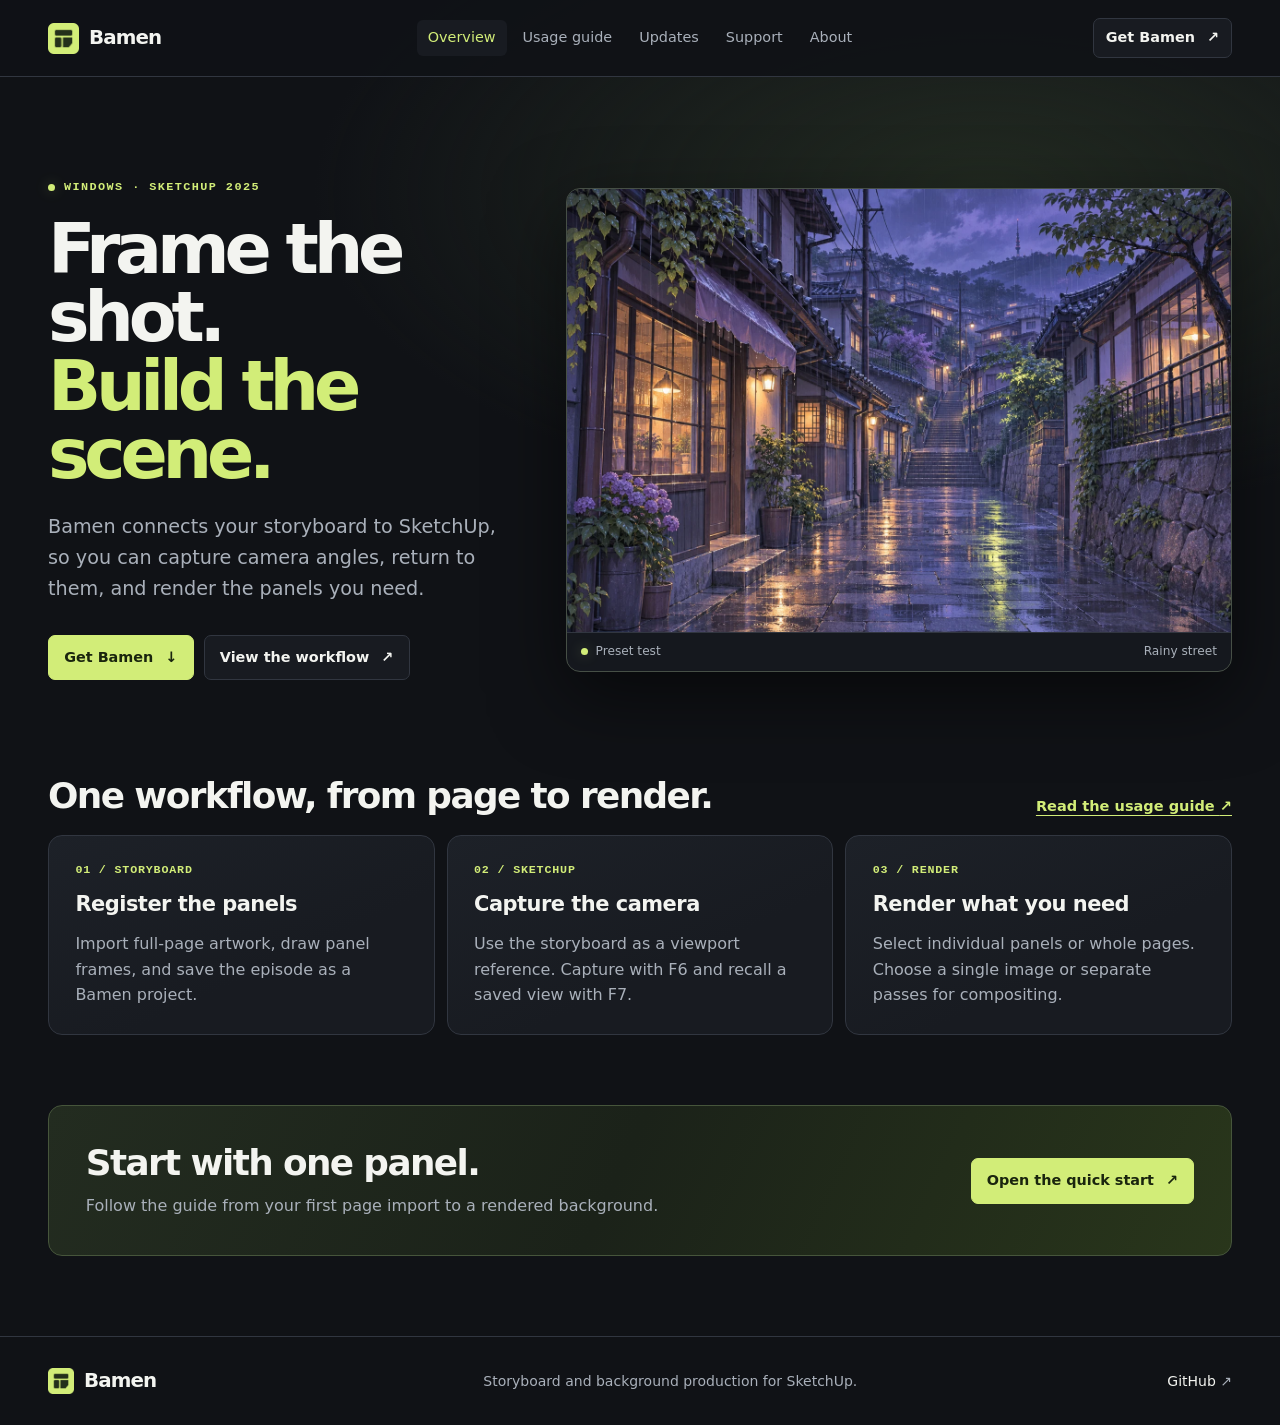
<file: docs/index.html>
<!doctype html>
<html lang="en">
<head>
  <meta charset="utf-8">
  <meta name="viewport" content="width=device-width, initial-scale=1">
  <meta name="color-scheme" content="dark">
  <meta name="description" content="Storyboard and SketchUp in one background workflow.">
  <title>Bamen — Storyboard to background</title>
  <link rel="icon" href="assets/bamen.ico">
  <link rel="stylesheet" href="assets/site.css">
</head>
<body>
  <a class="skip" href="#main">Skip to content</a>
  <header class="site-header">
    <div class="wrap header-inner">
      <a class="brand" href="index.html"><img src="assets/bamen.ico" alt="" width="31" height="31">Bamen</a>
      <nav aria-label="Main navigation"><a href="index.html" aria-current="page">Overview</a><a href="guide.html">Usage guide</a><a href="updates.html">Updates</a><a href="support.html">Support</a><a href="about.html">About</a></nav>
      <a class="button small header-action" href="guide.html#install">Get Bamen <span aria-hidden="true">↗</span></a>
    </div>
  </header>
  <main id="main"><section class="wrap hero" aria-labelledby="hero-title">
  <div class="hero-copy">
    <p class="eyebrow"><i></i> Windows · SketchUp 2025</p>
    <h1 id="hero-title">Frame the shot.<br><em>Build the scene.</em></h1>
    <p class="lede">Bamen connects your storyboard to SketchUp, so you can capture camera angles, return to them, and render the panels you need.</p>
    <div class="actions">
      <a class="button primary" href="guide.html#install">Get Bamen <span aria-hidden="true">↓</span></a>
      <a class="button" href="guide.html">View the workflow <span aria-hidden="true">↗</span></a>
    </div>
  </div>
  <figure class="hero-demo">
    <img class="scene" src="assets/preset-rainy-street.webp" alt="A rain-soaked hillside street with warm storefront lights at dusk" width="1536" height="1024" fetchpriority="high">
    <figcaption><span><i></i> Preset test</span><span>Rainy street</span></figcaption>
  </figure>
</section>
<section class="wrap flow" aria-labelledby="flow-title">
  <div class="section-heading">
    <h2 id="flow-title">One workflow, from page to render.</h2>
    <a class="text-link" href="guide.html">Read the usage guide <span aria-hidden="true">↗</span></a>
  </div>
  <div class="card-grid">
    <article class="card"><span class="step">01 / STORYBOARD</span><h3>Register the panels</h3><p>Import full-page artwork, draw panel frames, and save the episode as a Bamen project.</p></article>
    <article class="card"><span class="step">02 / SKETCHUP</span><h3>Capture the camera</h3><p>Use the storyboard as a viewport reference. Capture with F6 and recall a saved view with F7.</p></article>
    <article class="card"><span class="step">03 / RENDER</span><h3>Render what you need</h3><p>Select individual panels or whole pages. Choose a single image or separate passes for compositing.</p></article>
  </div>
</section>
<section class="wrap start-panel">
  <div><h2>Start with one panel.</h2><p>Follow the guide from your first page import to a rendered background.</p></div>
  <a class="button primary" href="guide.html#first-panel">Open the quick start <span aria-hidden="true">↗</span></a>
</section>
</main>
  <footer class="site-footer">
    <div class="wrap footer-inner">
      <a class="brand" href="index.html"><img src="assets/bamen.ico" alt="" width="26" height="26">Bamen</a>
      <span>Storyboard and background production for SketchUp.</span>
      <a href="https://github.com/etaivan96/bamen">GitHub <span aria-hidden="true">↗</span></a>
    </div>
  </footer>
</body>
</html>
</file>
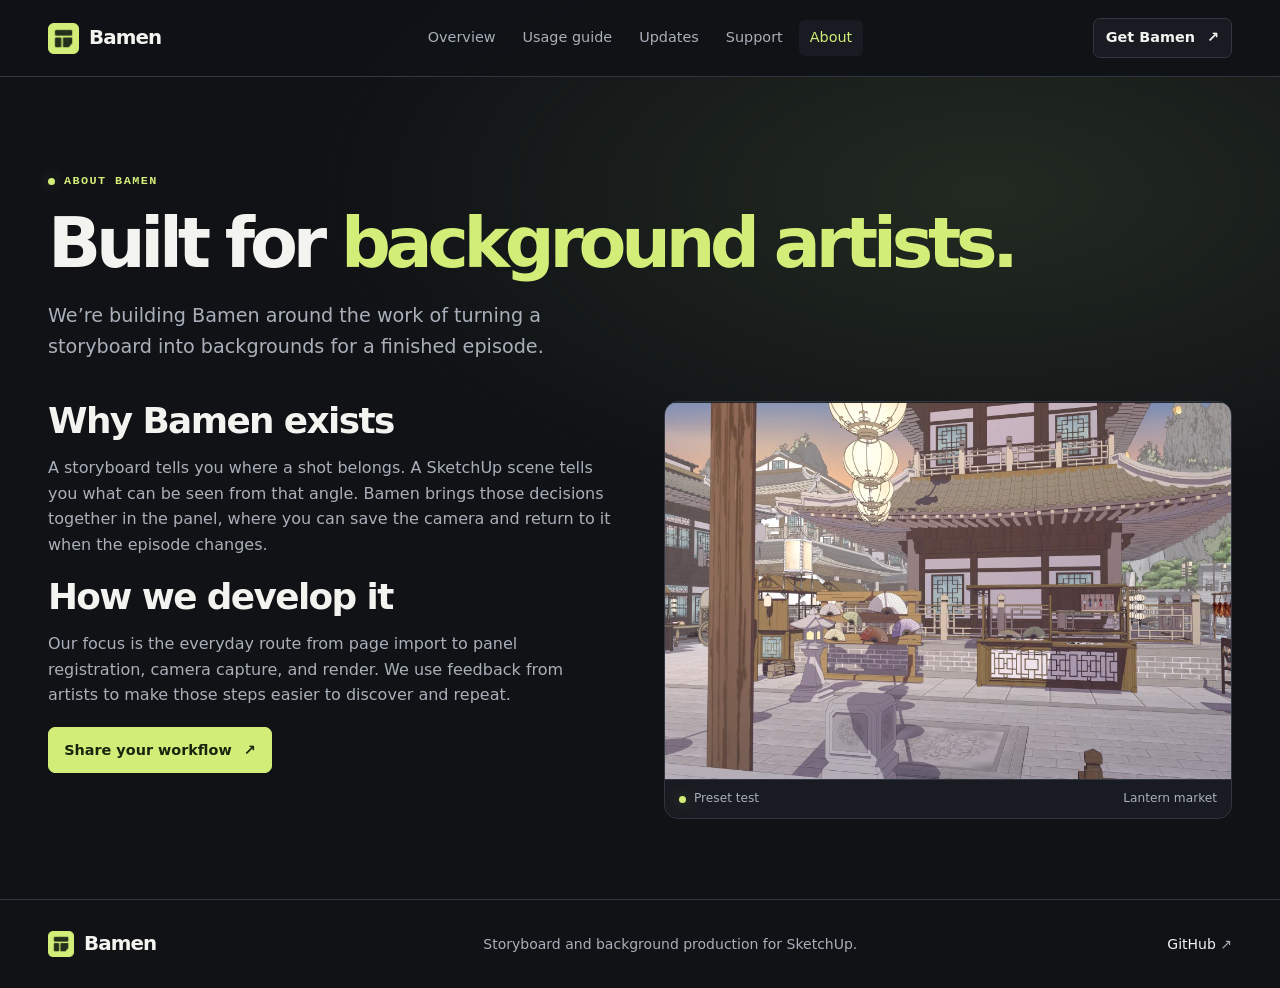
<file: docs/about.html>
<!doctype html>
<html lang="en">
<head>
  <meta charset="utf-8">
  <meta name="viewport" content="width=device-width, initial-scale=1">
  <meta name="color-scheme" content="dark">
  <meta name="description" content="Why Bamen is being built for storyboard and background artists.">
  <title>About — Bamen</title>
  <link rel="icon" href="assets/bamen.ico">
  <link rel="stylesheet" href="assets/site.css">
</head>
<body>
  <a class="skip" href="#main">Skip to content</a>
  <header class="site-header">
    <div class="wrap header-inner">
      <a class="brand" href="index.html"><img src="assets/bamen.ico" alt="" width="31" height="31">Bamen</a>
      <nav aria-label="Main navigation"><a href="index.html">Overview</a><a href="guide.html">Usage guide</a><a href="updates.html">Updates</a><a href="support.html">Support</a><a href="about.html" aria-current="page">About</a></nav>
      <a class="button small header-action" href="guide.html#install">Get Bamen <span aria-hidden="true">↗</span></a>
    </div>
  </header>
  <main id="main"><section class="wrap page-intro">
  <p class="eyebrow"><i></i> About Bamen</p>
  <h1>Built for <em>background artists.</em></h1>
  <p class="lede">We’re building Bamen around the work of turning a storyboard into backgrounds for a finished episode.</p>
</section>
<div class="wrap about-layout">
  <article class="prose">
    <h2>Why Bamen exists</h2>
    <p>A storyboard tells you where a shot belongs. A SketchUp scene tells you what can be seen from that angle. Bamen brings those decisions together in the panel, where you can save the camera and return to it when the episode changes.</p>
    <h2>How we develop it</h2>
    <p>Our focus is the everyday route from page import to panel registration, camera capture, and render. We use feedback from artists to make those steps easier to discover and repeat.</p>
    <a class="button primary" href="support.html">Share your workflow <span aria-hidden="true">↗</span></a>
  </article>
  <figure class="about-image"><img src="assets/preset-lantern-market.webp" alt="Hanging lanterns and market stalls in a courtyard at dusk" width="981" height="657" loading="lazy"><figcaption><span><i></i> Preset test</span><span>Lantern market</span></figcaption></figure>
</div>
</main>
  <footer class="site-footer">
    <div class="wrap footer-inner">
      <a class="brand" href="index.html"><img src="assets/bamen.ico" alt="" width="26" height="26">Bamen</a>
      <span>Storyboard and background production for SketchUp.</span>
      <a href="https://github.com/etaivan96/bamen">GitHub <span aria-hidden="true">↗</span></a>
    </div>
  </footer>
</body>
</html>
</file>
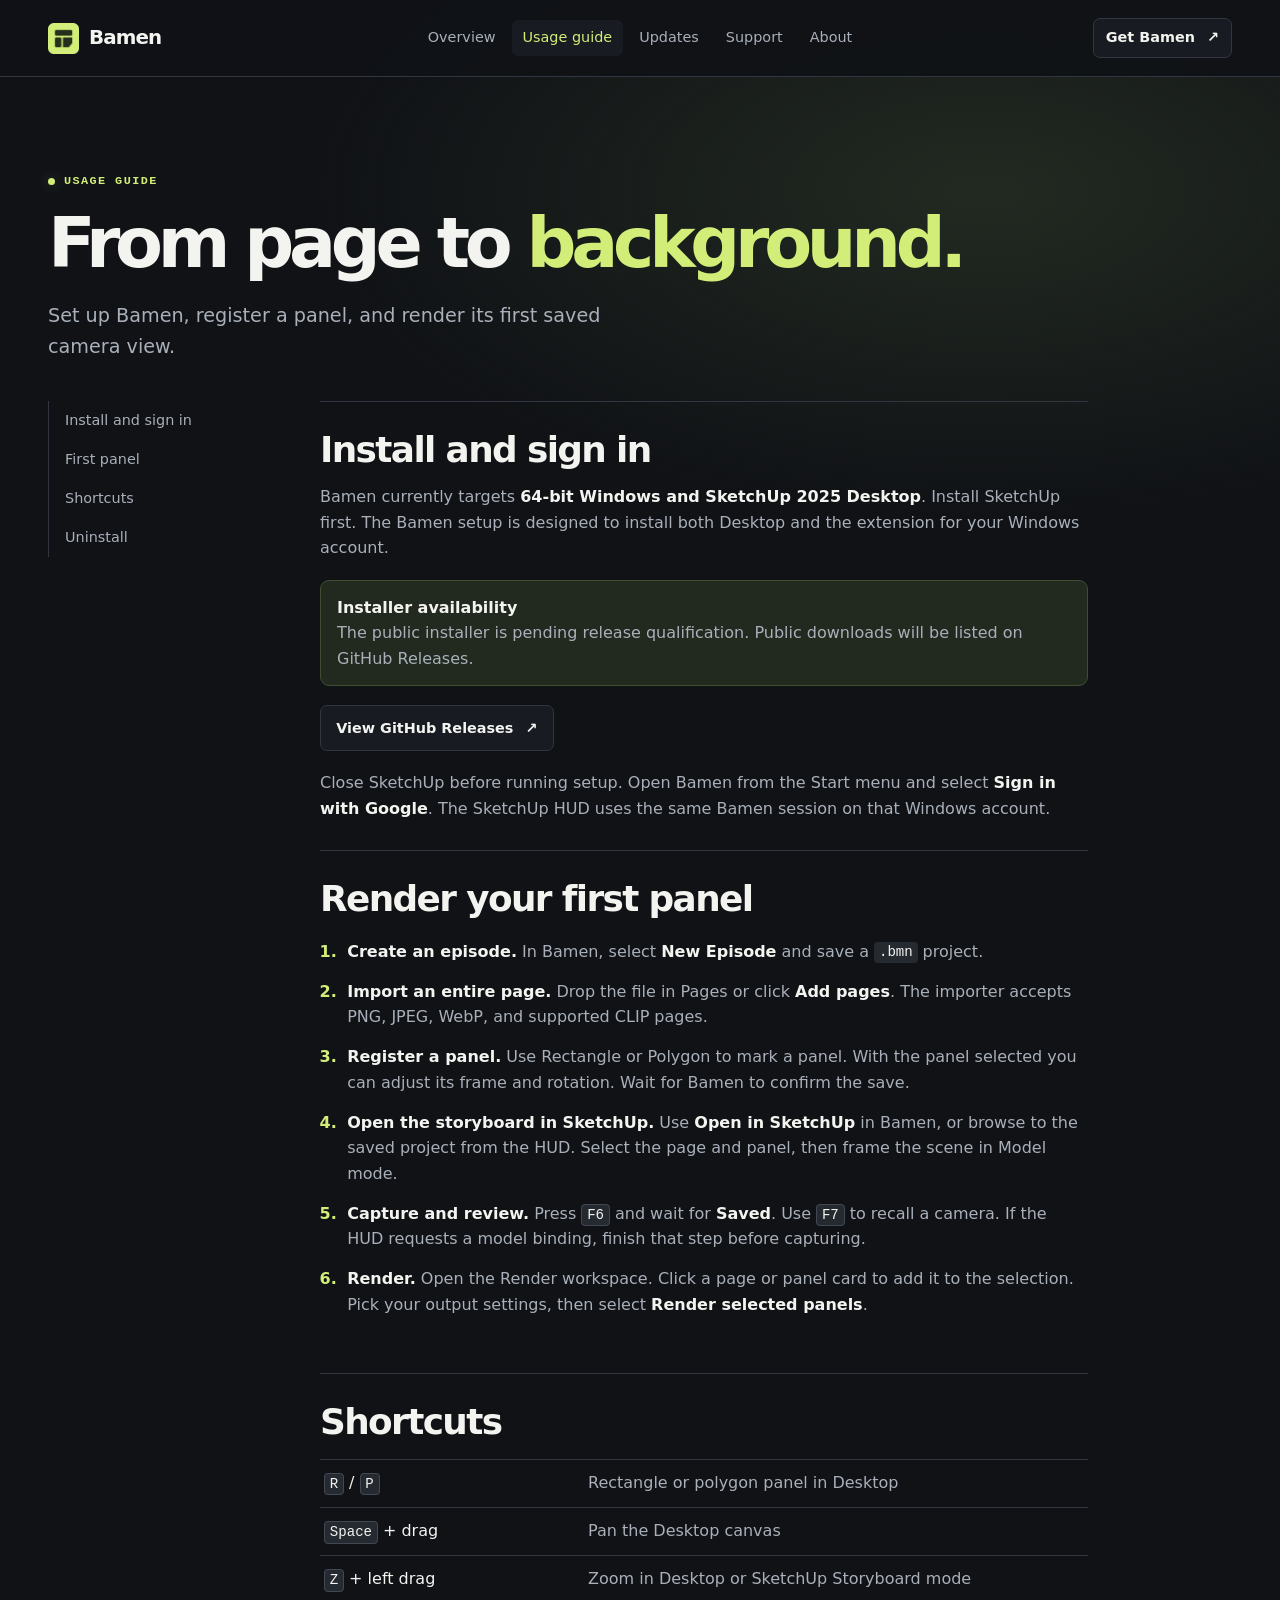
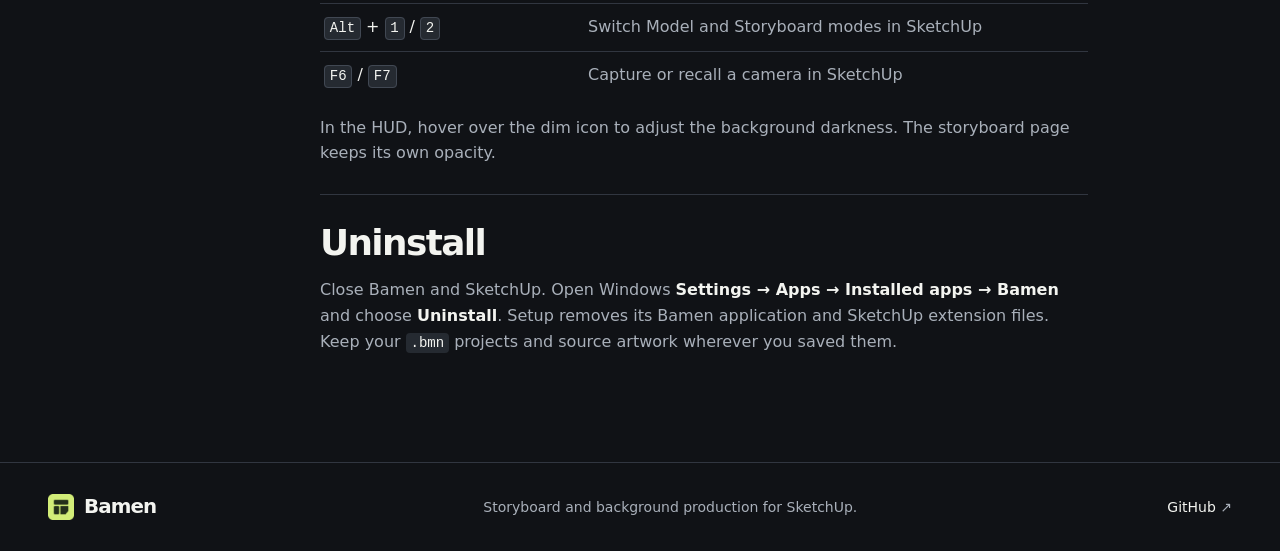
<file: docs/guide.html>
<!doctype html>
<html lang="en">
<head>
  <meta charset="utf-8">
  <meta name="viewport" content="width=device-width, initial-scale=1">
  <meta name="color-scheme" content="dark">
  <meta name="description" content="Install Bamen and take a storyboard panel through capture and render.">
  <title>Usage guide — Bamen</title>
  <link rel="icon" href="assets/bamen.ico">
  <link rel="stylesheet" href="assets/site.css">
</head>
<body>
  <a class="skip" href="#main">Skip to content</a>
  <header class="site-header">
    <div class="wrap header-inner">
      <a class="brand" href="index.html"><img src="assets/bamen.ico" alt="" width="31" height="31">Bamen</a>
      <nav aria-label="Main navigation"><a href="index.html">Overview</a><a href="guide.html" aria-current="page">Usage guide</a><a href="updates.html">Updates</a><a href="support.html">Support</a><a href="about.html">About</a></nav>
      <a class="button small header-action" href="guide.html#install">Get Bamen <span aria-hidden="true">↗</span></a>
    </div>
  </header>
  <main id="main"><section class="wrap page-intro">
  <p class="eyebrow"><i></i> Usage guide</p>
  <h1>From page to <em>background.</em></h1>
  <p class="lede">Set up Bamen, register a panel, and render its first saved camera view.</p>
</section>
<div class="wrap docs-layout">
  <aside><nav class="on-page" aria-label="On this page">
    <a href="#install">Install and sign in</a><a href="#first-panel">First panel</a><a href="#shortcuts">Shortcuts</a><a href="#uninstall">Uninstall</a>
  </nav></aside>
  <article class="prose">
    <section id="install">
      <h2>Install and sign in</h2>
      <p>Bamen currently targets <strong>64-bit Windows and SketchUp 2025 Desktop</strong>. Install SketchUp first. The Bamen setup is designed to install both Desktop and the extension for your Windows account.</p>
      <p id="release-status" class="notice"><strong>Installer availability</strong><br>The public installer is pending release qualification. Public downloads will be listed on GitHub Releases.</p>
      <a class="button" href="https://github.com/etaivan96/bamen/releases">View GitHub Releases <span aria-hidden="true">↗</span></a>
      <p>Close SketchUp before running setup. Open Bamen from the Start menu and select <strong>Sign in with Google</strong>. The SketchUp HUD uses the same Bamen session on that Windows account.</p>
    </section>
    <section id="first-panel">
      <h2>Render your first panel</h2>
      <ol class="instructions">
        <li><strong>Create an episode.</strong> In Bamen, select <strong>New Episode</strong> and save a <code>.bmn</code> project.</li>
        <li><strong>Import an entire page.</strong> Drop the file in Pages or click <strong>Add pages</strong>. The importer accepts PNG, JPEG, WebP, and supported CLIP pages.</li>
        <li><strong>Register a panel.</strong> Use Rectangle or Polygon to mark a panel. With the panel selected you can adjust its frame and rotation. Wait for Bamen to confirm the save.</li>
        <li><strong>Open the storyboard in SketchUp.</strong> Use <strong>Open in SketchUp</strong> in Bamen, or browse to the saved project from the HUD. Select the page and panel, then frame the scene in Model mode.</li>
        <li><strong>Capture and review.</strong> Press <kbd>F6</kbd> and wait for <strong>Saved</strong>. Use <kbd>F7</kbd> to recall a camera. If the HUD requests a model binding, finish that step before capturing.</li>
        <li><strong>Render.</strong> Open the Render workspace. Click a page or panel card to add it to the selection. Pick your output settings, then select <strong>Render selected panels</strong>.</li>
      </ol>
    </section>
    <section id="shortcuts">
      <h2>Shortcuts</h2>
      <dl class="shortcuts">
        <div><dt><kbd>R</kbd> / <kbd>P</kbd></dt><dd>Rectangle or polygon panel in Desktop</dd></div>
        <div><dt><kbd>Space</kbd> + drag</dt><dd>Pan the Desktop canvas</dd></div>
        <div><dt><kbd>Z</kbd> + left drag</dt><dd>Zoom in Desktop or SketchUp Storyboard mode</dd></div>
        <div><dt><kbd>Alt</kbd> + <kbd>1</kbd> / <kbd>2</kbd></dt><dd>Switch Model and Storyboard modes in SketchUp</dd></div>
        <div><dt><kbd>F6</kbd> / <kbd>F7</kbd></dt><dd>Capture or recall a camera in SketchUp</dd></div>
      </dl>
      <p>In the HUD, hover over the dim icon to adjust the background darkness. The storyboard page keeps its own opacity.</p>
    </section>
    <section id="uninstall">
      <h2>Uninstall</h2>
      <p>Close Bamen and SketchUp. Open Windows <strong>Settings → Apps → Installed apps → Bamen</strong> and choose <strong>Uninstall</strong>. Setup removes its Bamen application and SketchUp extension files. Keep your <code>.bmn</code> projects and source artwork wherever you saved them.</p>
    </section>
  </article>
</div>
</main>
  <footer class="site-footer">
    <div class="wrap footer-inner">
      <a class="brand" href="index.html"><img src="assets/bamen.ico" alt="" width="26" height="26">Bamen</a>
      <span>Storyboard and background production for SketchUp.</span>
      <a href="https://github.com/etaivan96/bamen">GitHub <span aria-hidden="true">↗</span></a>
    </div>
  </footer>
</body>
</html>
</file>
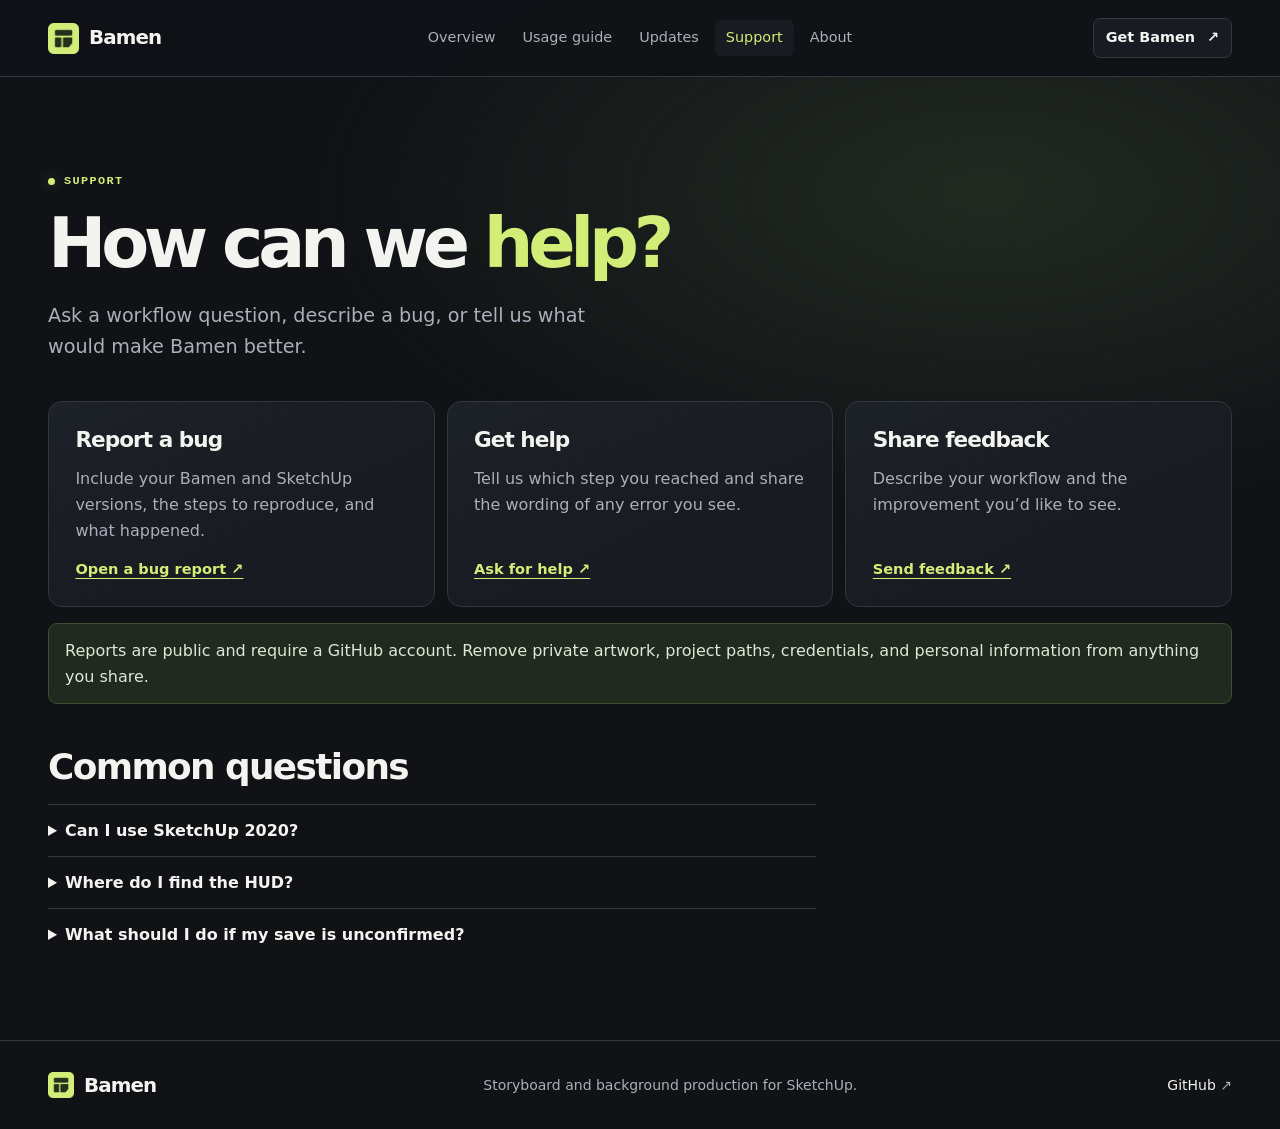
<file: docs/support.html>
<!doctype html>
<html lang="en">
<head>
  <meta charset="utf-8">
  <meta name="viewport" content="width=device-width, initial-scale=1">
  <meta name="color-scheme" content="dark">
  <meta name="description" content="Get help, report a bug, or send feedback about Bamen.">
  <title>Support — Bamen</title>
  <link rel="icon" href="assets/bamen.ico">
  <link rel="stylesheet" href="assets/site.css">
</head>
<body>
  <a class="skip" href="#main">Skip to content</a>
  <header class="site-header">
    <div class="wrap header-inner">
      <a class="brand" href="index.html"><img src="assets/bamen.ico" alt="" width="31" height="31">Bamen</a>
      <nav aria-label="Main navigation"><a href="index.html">Overview</a><a href="guide.html">Usage guide</a><a href="updates.html">Updates</a><a href="support.html" aria-current="page">Support</a><a href="about.html">About</a></nav>
      <a class="button small header-action" href="guide.html#install">Get Bamen <span aria-hidden="true">↗</span></a>
    </div>
  </header>
  <main id="main"><section class="wrap page-intro">
  <p class="eyebrow"><i></i> Support</p>
  <h1>How can we <em>help?</em></h1>
  <p class="lede">Ask a workflow question, describe a bug, or tell us what would make Bamen better.</p>
</section>
<div class="wrap support-content">
  <div class="card-grid">
    <article class="card"><h2>Report a bug</h2><p>Include your Bamen and SketchUp versions, the steps to reproduce, and what happened.</p><a class="text-link" href="https://github.com/etaivan96/bamen/issues/new?template=bug-report.yml">Open a bug report <span aria-hidden="true">↗</span></a></article>
    <article class="card"><h2>Get help</h2><p>Tell us which step you reached and share the wording of any error you see.</p><a class="text-link" href="https://github.com/etaivan96/bamen/issues/new?template=support.yml">Ask for help <span aria-hidden="true">↗</span></a></article>
    <article class="card"><h2>Share feedback</h2><p>Describe your workflow and the improvement you’d like to see.</p><a class="text-link" href="https://github.com/etaivan96/bamen/issues/new?template=feedback.yml">Send feedback <span aria-hidden="true">↗</span></a></article>
  </div>
  <p class="notice">Reports are public and require a GitHub account. Remove private artwork, project paths, credentials, and personal information from anything you share.</p>
  <section class="faq">
    <h2>Common questions</h2>
    <details><summary>Can I use SketchUp 2020?</summary><p>No. The current Bamen extension requires SketchUp 2025 Desktop on Windows. Other versions need separate compatibility testing.</p></details>
    <details><summary>Where do I find the HUD?</summary><p>Sign in to Bamen and open SketchUp 2025. Look under <strong>Extensions → BG Authoring</strong> for the HUD controls. If SketchUp was open during installation, restart it.</p></details>
    <details><summary>What should I do if my save is unconfirmed?</summary><p>Open the history icon next to the folder in Bamen and choose <strong>Inspect Original Save</strong>. Copy the exact status text if you need to report the problem.</p></details>
  </section>
</div>
</main>
  <footer class="site-footer">
    <div class="wrap footer-inner">
      <a class="brand" href="index.html"><img src="assets/bamen.ico" alt="" width="26" height="26">Bamen</a>
      <span>Storyboard and background production for SketchUp.</span>
      <a href="https://github.com/etaivan96/bamen">GitHub <span aria-hidden="true">↗</span></a>
    </div>
  </footer>
</body>
</html>
</file>
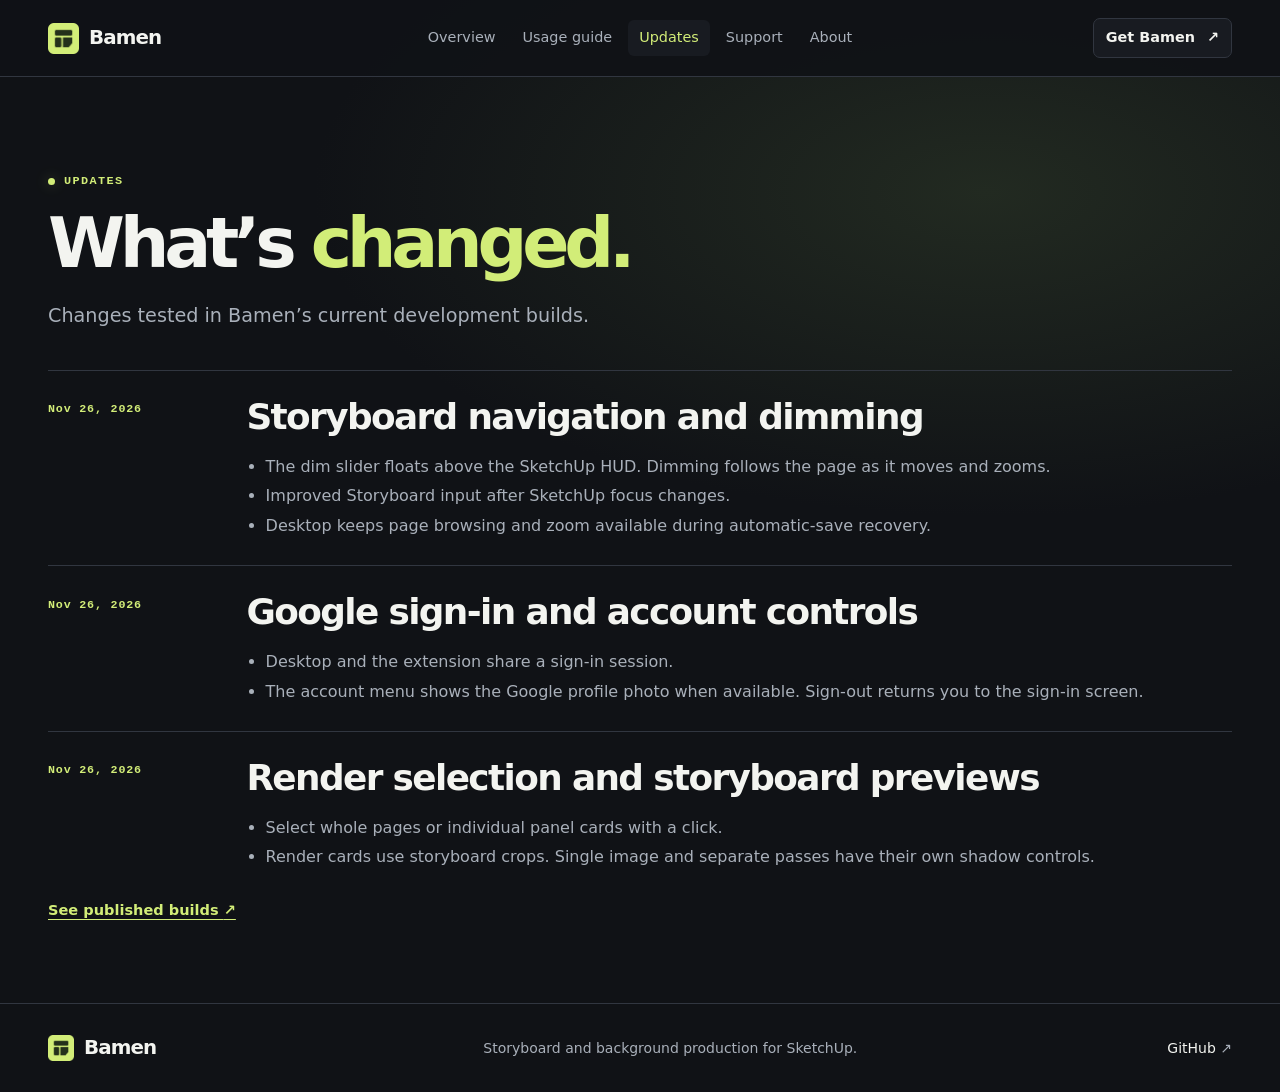
<file: docs/updates.html>
<!doctype html>
<html lang="en">
<head>
  <meta charset="utf-8">
  <meta name="viewport" content="width=device-width, initial-scale=1">
  <meta name="color-scheme" content="dark">
  <meta name="description" content="Recent changes to Bamen Desktop and the SketchUp HUD.">
  <title>Updates — Bamen</title>
  <link rel="icon" href="assets/bamen.ico">
  <link rel="stylesheet" href="assets/site.css">
</head>
<body>
  <a class="skip" href="#main">Skip to content</a>
  <header class="site-header">
    <div class="wrap header-inner">
      <a class="brand" href="index.html"><img src="assets/bamen.ico" alt="" width="31" height="31">Bamen</a>
      <nav aria-label="Main navigation"><a href="index.html">Overview</a><a href="guide.html">Usage guide</a><a href="updates.html" aria-current="page">Updates</a><a href="support.html">Support</a><a href="about.html">About</a></nav>
      <a class="button small header-action" href="guide.html#install">Get Bamen <span aria-hidden="true">↗</span></a>
    </div>
  </header>
  <main id="main"><section class="wrap page-intro">
  <p class="eyebrow"><i></i> Updates</p>
  <h1>What’s <em>changed.</em></h1>
  <p class="lede">Changes tested in Bamen’s current development builds.</p>
</section>
<div class="wrap updates">
  <article class="update"><time datetime="2026-11-26">Nov 26, 2026</time><div><h2>Storyboard navigation and dimming</h2><ul><li>The dim slider floats above the SketchUp HUD. Dimming follows the page as it moves and zooms.</li><li>Improved Storyboard input after SketchUp focus changes.</li><li>Desktop keeps page browsing and zoom available during automatic-save recovery.</li></ul></div></article>
  <article class="update"><time datetime="2026-11-26">Nov 26, 2026</time><div><h2>Google sign-in and account controls</h2><ul><li>Desktop and the extension share a sign-in session.</li><li>The account menu shows the Google profile photo when available. Sign-out returns you to the sign-in screen.</li></ul></div></article>
  <article class="update"><time datetime="2026-11-26">Nov 26, 2026</time><div><h2>Render selection and storyboard previews</h2><ul><li>Select whole pages or individual panel cards with a click.</li><li>Render cards use storyboard crops. Single image and separate passes have their own shadow controls.</li></ul></div></article>
  <p><a class="text-link" href="https://github.com/etaivan96/bamen/releases">See published builds <span aria-hidden="true">↗</span></a></p>
</div>
</main>
  <footer class="site-footer">
    <div class="wrap footer-inner">
      <a class="brand" href="index.html"><img src="assets/bamen.ico" alt="" width="26" height="26">Bamen</a>
      <span>Storyboard and background production for SketchUp.</span>
      <a href="https://github.com/etaivan96/bamen">GitHub <span aria-hidden="true">↗</span></a>
    </div>
  </footer>
</body>
</html>
</file>
<file: docs/assets/site.css>
:root {
  color-scheme: dark;
  --bg: #101216;
  --panel: #181b21;
  --line: #313640;
  --text: #f3f4f0;
  --muted: #a9b0ba;
  --green: #d2ed78;
  --ink: #1a250e;
  --radius: 14px;
  font: 16px/1.6 "Segoe UI", system-ui, sans-serif;
  color: var(--text);
  background: var(--bg);
}
* { box-sizing: border-box; }
body { margin: 0; background: radial-gradient(ellipse 56rem 27rem at 77% 12rem, #222a21 0, transparent 75%), var(--bg); }
a { color: inherit; }
a:focus-visible, input:focus-visible, summary:focus-visible { outline: 2px solid var(--green); outline-offset: 5px; }
img { max-width: 100%; }
h1, h2, h3, p, figure { margin: 0; }
.wrap { width: min(100% - 96px, 1264px); margin-inline: auto; }
.skip { position: absolute; top: 10px; left: 10px; transform: translateY(-180%); z-index: 5; padding: 8px 12px; color: var(--ink); background: var(--green); }
.skip:focus { transform: none; }
.site-header { background: #101216ea; border-bottom: 1px solid var(--line); }
.header-inner { display: grid; grid-template-columns: 1fr auto 1fr; align-items: center; min-height: 76px; gap: 20px; }
.brand { display: inline-flex; align-items: center; gap: 10px; font-size: 1.24rem; letter-spacing: -.045em; font-weight: 750; text-decoration: none; width: max-content; }
.brand img { display: block; }
.header-inner nav { display: flex; gap: 5px; }
.header-inner nav a { padding: 6px 11px; white-space: nowrap; color: var(--muted); border-radius: 6px; font-size: .9rem; text-decoration: none; }
.header-inner nav a:hover, .header-inner nav a[aria-current] { color: var(--text); background: var(--panel); }
.header-inner nav a[aria-current] { color: var(--green); }
.header-action { justify-self: end; }
.button { display: inline-flex; align-items: center; gap: 12px; justify-content: center; padding: .65rem .95rem; border: 1px solid var(--line); border-radius: 7px; text-decoration: none; font-size: .9rem; font-weight: 650; background: var(--panel); transition: background .16s ease, border-color .16s ease, transform .16s ease; }
.button:hover { background: #252a32; border-color: #535e6b; transform: translateY(-1px); }
.small { padding: .45rem .75rem; }
.primary { background: var(--green); border-color: var(--green); color: var(--ink); }
.primary:hover { background: #e4fa9c; border-color: #e4fa9c; }
.hero { display: grid; grid-template-columns: minmax(0, .81fr) minmax(0, 1.19fr); gap: clamp(34px, 5vw, 74px); align-items: center; padding-block: clamp(4.2rem, 8vw, 8.15rem) 4rem; }
.eyebrow { display: flex; align-items: center; gap: 9px; color: var(--green); font: 650 .74rem/1.4 "Cascadia Mono", Consolas, monospace; text-transform: uppercase; letter-spacing: .12em; }
.eyebrow i, figcaption i { display: inline-block; border-radius: 50%; background: var(--green); width: 7px; height: 7px; box-shadow: 0 0 14px #d2ed7854; }
h1 { font-size: clamp(2.85rem, 5.45vw, 5.15rem); line-height: .98; letter-spacing: -.075em; font-weight: 750; margin-block: 19px 24px; text-wrap: balance; }
h1 em { color: var(--green); font-style: normal; }
.lede { max-width: 36rem; color: var(--muted); font-size: clamp(1rem, 1.5vw, 1.21rem); }
.actions { display: flex; flex-wrap: wrap; gap: 10px; margin-top: 30px; }
.hero-demo { min-width: 0; border: 1px solid #464f46; border-radius: var(--radius); background: #15181e; box-shadow: 0 24px 72px #0008; overflow: hidden; }
.scene { display: block; width: 100%; height: auto; }
figcaption { display: flex; justify-content: space-between; align-items: center; min-height: 39px; padding: 0 14px; gap: 8px; color: var(--muted); border-top: 1px solid var(--line); font-size: .76rem; }
figcaption > span:first-child { display: flex; align-items: center; gap: 8px; }
.flow { padding-block: 2rem 3rem; }
.section-heading { display: flex; justify-content: space-between; align-items: end; gap: 1rem; margin-bottom: 1.1rem; }
h2 { font-size: clamp(1.48rem, 2.8vw, 2.28rem); line-height: 1.14; letter-spacing: -.045em; }
h3 { font-size: 1.31rem; line-height: 1.2; letter-spacing: -.024em; }
.text-link { display: inline-block; text-underline-offset: .26em; color: var(--green); font-size: .91rem; font-weight: 630; }
.text-link:hover { color: #eefdc9; }
.card-grid { display: grid; grid-template-columns: repeat(3, minmax(0, 1fr)); gap: 12px; }
.card { display: flex; flex-direction: column; gap: .85rem; min-width: 0; padding: clamp(1.15rem, 3vw, 1.65rem); border: 1px solid var(--line); border-radius: var(--radius); background: linear-gradient(155deg,#1d2128,var(--panel) 62%); }
.card p, .start-panel p { color: var(--muted); }
.card h2 { font-size: 1.35rem; }
.step, .update time { color: var(--green); font: 650 .73rem/1.4 "Cascadia Mono", Consolas, monospace; letter-spacing: .07em; }
.start-panel { margin-block: 1.4rem 5rem; padding: clamp(1.2rem, 3.6vw, 2.3rem); background: linear-gradient(115deg,#232c20,#1b2219 48%,#29361b); border: 1px solid #46553b; border-radius: var(--radius); display: flex; align-items: center; justify-content: space-between; gap: 1.5rem; }
.start-panel p { margin-top: .55rem; }
.site-footer { background: #101216; border-top: 1px solid var(--line); }
.footer-inner { display: grid; grid-template-columns: .8fr 1.4fr .65fr; align-items: center; min-height: 88px; gap: 16px; }
.footer-inner span { color: var(--muted); text-align: center; font-size: .875rem; }
.footer-inner > a:last-child { justify-self: end; text-decoration: none; font-size: .875rem; }
.page-intro { padding-block: clamp(3rem,8vw,6rem) 2.4rem; }
.page-intro h1 { max-width: 22ch; }
.docs-layout { display: grid; grid-template-columns: 14rem minmax(0,1fr); gap: 3rem; margin-bottom: 5rem; }
.on-page { display: grid; border-left: 1px solid var(--line); position: sticky; top: 1.5rem; }
.on-page a { color: var(--muted); text-decoration: none; padding: .5rem 1rem; font-size: .9rem; }
.on-page a:hover { color: var(--green); }
.prose { min-width: 0; max-width: 48rem; }
.prose section { padding-block: 1.75rem; border-top: 1px solid var(--line); scroll-margin: 1.5rem; }
.prose h2 { margin-bottom: .85rem; }
.prose p, .prose li, .support-content .faq p { color: var(--muted); }
.prose p + p, .prose p + .button, .prose .button + p, .prose p + h2 { margin-top: 1.2rem; }
.prose strong { color: var(--text); }
.notice { background: #222a20; border: 1px solid #3d4f30; border-radius: 9px; padding: .85rem 1rem; color: #dfe7d6; }
code, kbd { color: var(--text); font: .88em/1.4 "Cascadia Mono", Consolas, monospace; background: #252a31; padding: .15em .34em; border-radius: 4px; }
kbd { border: 1px solid #414853; white-space: nowrap; }
.instructions { padding-left: 1.4rem; }
.instructions li { padding: .2rem .3rem .7rem; }
.instructions li::marker { color: var(--green); font-weight: 700; }
.shortcuts { display: grid; gap: 0; }
.shortcuts div { display: grid; grid-template-columns: minmax(10rem,1fr) 2fr; border-top: 1px solid var(--line); padding: .67rem .25rem; gap: 1rem; }
.shortcuts dd { margin: 0; color: var(--muted); }
.updates, .support-content, .about-layout { margin-bottom: 5rem; }
.update { display: grid; grid-template-columns: 11rem minmax(0,1fr); gap: 1.4rem; padding: 1.6rem 0; border-top: 1px solid var(--line); }
.update time { padding-top: .28rem; }
.update ul { color: var(--muted); padding-left: 1.2rem; margin-bottom: .1rem; }
.update li + li { margin-top: .25rem; }
.support-content .card a { margin-top: auto; }
.support-content .notice { margin-block: 1rem 2.7rem; }
.faq { max-width: 48rem; }
.faq h2 { margin-bottom: 1rem; }
.faq details { border-top: 1px solid var(--line); padding: .8rem 0; }
.faq summary { cursor: pointer; font-weight: 650; }
.faq details p { padding: .75rem 0 .25rem; }
.about-layout { display: grid; grid-template-columns: minmax(0,1fr) minmax(0,1fr); gap: 3rem; align-items: start; }
.about-image { overflow: hidden; background: var(--panel); border: 1px solid var(--line); border-radius: var(--radius); }
.about-image img { display: block; width: 100%; height: auto; aspect-ratio: 3 / 2; object-fit: cover; }
@media (max-width: 1040px) {
  .wrap { width: calc(100% - 56px); }
  .hero { gap: 30px; }
  .hero h1 { font-size: clamp(2.8rem,5.2vw,4.5rem); }
}
@media (max-width: 760px) {
  .wrap { width: calc(100% - 36px); }
  .header-inner { grid-template-columns: 1fr 1fr; gap: .45rem; padding-block: .7rem .45rem; }
  .header-inner nav { grid-row: 2; grid-column: 1 / -1; overflow: auto; padding-bottom: .3rem; }
  .header-inner nav a { padding-inline: 8px; font-size: .84rem; }
  .hero, .about-layout { grid-template-columns: 1fr; padding-top: 3rem; }
  .hero { padding-bottom: 2rem; gap: 2rem; }
  .section-heading, .start-panel { flex-direction: column; align-items: flex-start; }
  .card-grid { grid-template-columns: 1fr; }
  .docs-layout { grid-template-columns: 1fr; gap: 1rem; }
  .on-page { display: flex; flex-wrap: wrap; }
  .update { grid-template-columns: 1fr; gap: .6rem; }
}
@media (max-width: 420px) {
  .shortcuts div { grid-template-columns: 1fr; gap: .3rem; }
  .footer-inner { grid-template-columns: 1fr auto; padding-block: 1rem; }
  .footer-inner > span { grid-column: 1 / -1; grid-row: 2; text-align: left; }
}
@media (prefers-reduced-motion: reduce) { .button { transition: none; } }
</file>
